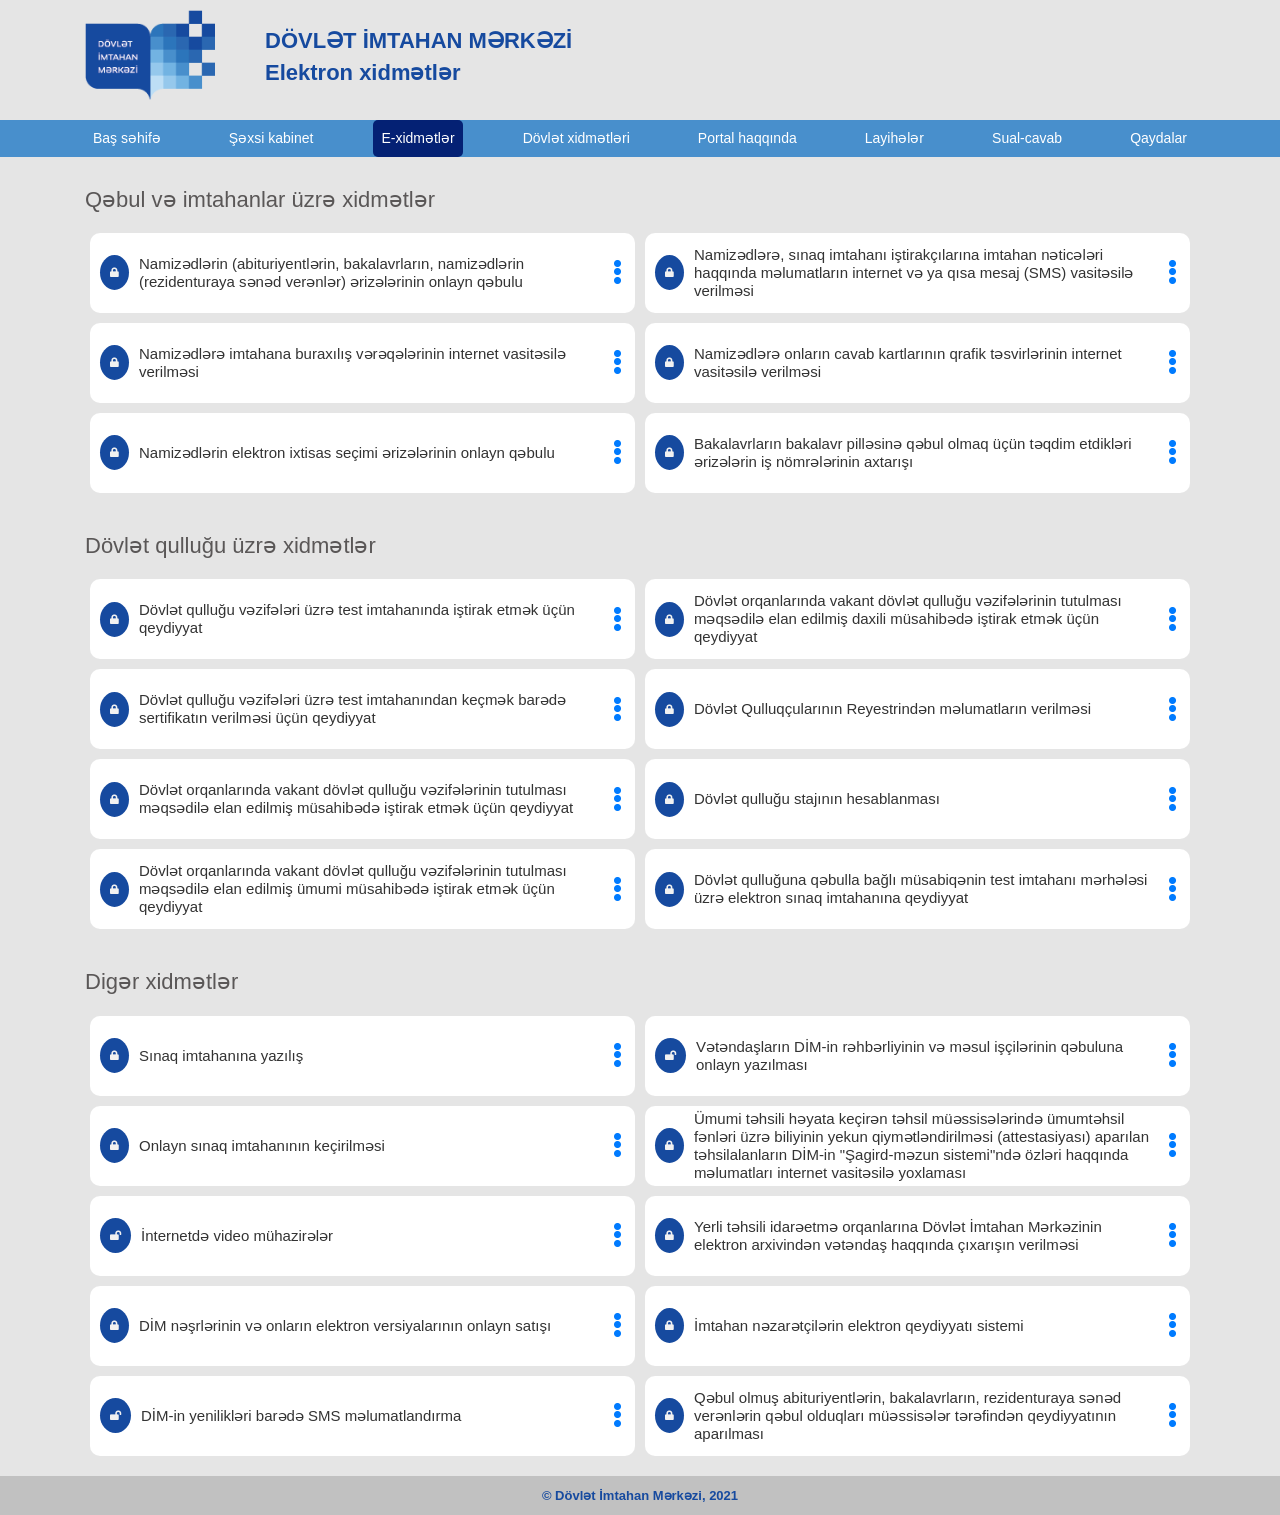
<file: index.html>
<!DOCTYPE html>
<html>

<head>
	<!--============================ META TAGS START ============================-->
	<meta charset="UTF-8" />
	<meta http-equiv="X-UA-Compatible" content="IE-edge">
	<meta name="description" content="Creating Responsive Web Sites " />
	<meta name="keywords" content="HTML, CSS, Responsive Templates" />
	<meta name="author" content="Abdullayeva Ofeliya" />
	<meta name="viewport" content="width=device-width, initial-scale=1.0" />
	<!--============================ META TAGS END ==============================-->

	<!--============================ Bootstrap START ==================================-->
	<link rel="stylesheet" href="https://stackpath.bootstrapcdn.com/bootstrap/4.3.1/css/bootstrap.min.css"
		integrity="sha384-ggOyR0iXCbMQv3Xipma34MD+dH/1fQ784/j6cY/iJTQUOhcWr7x9JvoRxT2MZw1T" crossorigin="anonymous">
	<!--============================ bootstrap End ==================================-->

	<!--============================ CSS START ==================================-->
	<link rel="stylesheet" type="text/css" href="./assets/css/main.css" />
	<!--============================ CSS END ====================================-->

	<!--============================ FAVICON ICON START =========================-->
	<link rel="icon" type="image/png" href="assets/images/logo.png" />
	<!--============================ FAVICON ICON END ===========================-->

	<!--============================ FONT AWESOME 5.15.3 START ====================-->
	<link rel="stylesheet" href="https://cdnjs.cloudflare.com/ajax/libs/font-awesome/5.15.3/css/all.min.css" />
	<!--============================ FONT AWESOME 5.15.3 END     ======================-->

	<title>DÖVLƏT İMTAHAN MƏRKƏZİ - Dövlət qulluğu üzrə elektron xidmətlər</title>
</head>

<body>
	<!------------- Header start ---------->
	<header>


		<div class="header-top container">

			<figure class="logo d-md-block">
				<img src="/assets/images/logo.png" alt="logo">
			</figure>
			<div class="description">
				<h3 class="d-md-block">
					<a href="">DÖVLƏT İMTAHAN MƏRKƏZİ</a>
				</h3>
				<h3 class="d-md-block">
					<a href="">Elektron xidmətlər</a>
				</h3>
			</div>

		</div>

		<div class="nav container-fluid">
			<div class="container">
				<a class="show" href="javascript:void();" onclick="openNav();"><i class="fas fa-bars"></i></a>
				<ul class="nav-list">
					<a href="javascript:void(0)" class="closebtn" onclick="closeNav()">&times;</a>
					<li><a href="http://dim.gov.az/" target="_blank">
							Baş səhifə
						</a>
					</li>

					<li><a href="https://ekabinet.dim.gov.az//" target="_blank">
							Şəxsi kabinet
						</a>
					</li>


					<li class="active">
						<a href="#">
							E-xidmətlər
						</a>
					</li>

					<li>
						<a href="https://www.dxr.az/xidmetler/struktur/E77BE64D-B56F-43D2-84D5-9EC4AB218DA2"
							target="_blank">
							Dövlət xidmətləri
						</a>
					</li>

					<li>
						<a href="#">
							Portal haqqında
						</a>
					</li>

					<li>
						<a href="#">
							Layihələr
						</a>
					</li>

					<li>
						<a href="http://dim.gov.az/contacts/faq/" target="_blank">
							Sual-cavab
						</a>
					</li>
					<li>
						<a href="#">
							Qaydalar
						</a>
					</li>


				</ul>



			</div>

		</div>
	</header>
	<!------------- Header End ---------->

	<!------------- Main start ---------->
	<main>

		<!-- <div class="sidenav ">
			<div class="sidenav-description">
				<a href="javascript:void(0)" class="closebtn" onclick="closeNav()">&times;</a>
				<h1>Ən çox ziyarət edilən linklər</h1>

				<ul>
					<li><a href="#">
							<i class="fas fa-home"></i>
							Ana səhifə</a>
					</li>
					<li><a href="#">
							<i class="fas fa-link"></i>
							Qəbul və imtahanlar üzrə
							<span><i class="fas fa-chevron-right"></i></span>

						</a>
					</li>

					<li><a href="#">
							<i class="fas fa-link"></i>
							Dövlət qulluğu üzrə
							<span><i class="fas fa-chevron-right"></i></span>

						</a>
						<ul class="sub-active">
							<li><a href="#">Test imtahan proqramları</a></li>
							<li><a href="#">Qeydiyyatdan keçdiyim müsahibələr</a></li>
							<li><a href="#">Müsahibənin keçirilməsi qaydası</a></li>
							<li><a href="#">Dövlət qulluğuna qəbul üzrə müsahibədə iştirak etmək üçün müraciətə əlavə
									edilməli sənədlərin siyahısı və sənədlərin qəbulu qaydaları</a></li>
							<li><a href="#">Test imtahanının kompüter vasitəsilə keçirilməsi qaydaları barədə "Namizədin
									yaddaş kitabçası"</a></li>
							<li><a href="#">Test imtahanının təşkili, keçirilməsi, qiymətləndirmənin aparılması
									qaydası</a></li>
						</ul>
					</li>


					<li>
						<a href="#">
							<i class="fas fa-link"></i>
							Layihələr
							<span><i class="fas fa-chevron-right"></i></span></a>
					</li>

					<li><a href="#">
							<i class="fas fa-link"></i>
							Faydalı
							<span><i class="fas fa-chevron-right"></i></span>
						</a>
					</li>


				</ul>

				<button class="btn btn-outline-sign btn-exit" type="submit">
					<i class="fas fa-sign-out-alt "></i>
					<span>ÇIXIŞ</span>
				</button>
			</div>

		</div> -->


		<div class="information container">

			<!-- <div class="post-description">
				<p>"Mərkəzi icra hakimiyyəti orqanları tərəfindən konkret sahələr üzrə elektron xidmətlər göstərilməsi
					Qaydaları"nın və "Elektron xidmət növlərinin Siyahısı"nın təsdiq edilməsi haqqında" Azərbaycan
					Respublikası Nazirlər Kabinetinin 2011-ci il 24 noyabr tarixli 191 nömrəli qərarında dəyişikliklər
					edilməsi barədə Azərbaycan Respublikası Nazirlər Kabinetinin 2012-ci il 17 oktyabr tarixli 235
					nömrəli qərarı ilə təsdiq edilmiş "Elektron xidmət növlərinin siyahısı"</p>
			</div>
			<hr> -->
			<ul class="services">
				<li>
					<h2> Qəbul və imtahanlar üzrə xidmətlər</h2>
					<div class="boxes">
						<div class="boxes-left">
							<div class="box">
								<div class="box-content">
									<div class="content">
										<span class="icon">
											<i class="fas fa-lock"></i>
										</span>
										<h5>
											<a href="./qvi_1.html">Namizədlərin (abituriyentlərin, bakalavrların,
												namizədlərin
												(rezidenturaya sənəd verənlər) ərizələrinin onlayn qəbulu</a>
										</h5>
									</div>

									<a class="bars" href="#"><i class="fas fa-ellipsis-v"></i></a>

								</div>

								<div class="sub">
									<ul class="sub-menu">
										<li>
											<a class="sub-menu-icon" href="#"><i class="fas fa-book-open"></i></a>
											<span class="content">Xidmətdən istifadə qaydaları</span>
										</li>
										<li>
											<a class="sub-menu-icon" href="#"><i class="fas fa-receipt"></i></a>
											<span class="content">Xidmətin statistikası</span>
										</li>
										<li>
											<a class="sub-menu-icon" href="#"><i class="fas fa-bookmark"></i></a>
											<span class="content">Xidmətin reqlamenti</span>
										</li>

									</ul>
								</div>
							</div>

							<div class="box">
								<div class="box-content">
									<div class="content">
										<span class="icon">
											<i class="fas fa-lock"></i>
										</span>
										<h5>
											<a href="./qvi_1.html">Namizədlərə imtahana buraxılış vərəqələrinin internet
												vasitəsilə
												verilməsi</a>
										</h5>
									</div>

									<a class="bars" href="#"><i class="fas fa-ellipsis-v"></i></a>

								</div>

								<div class="sub">
									<ul class="sub-menu">
										<li>
											<a class="sub-menu-icon" href="#"><i class="fas fa-book-open"></i></a>
											<span class="content">Xidmətdən istifadə qaydaları</span>
										</li>
										<li>
											<a class="sub-menu-icon" href="#"><i class="fas fa-receipt"></i></a>
											<span class="content">Xidmətin statistikası</span>
										</li>
										<li>
											<a class="sub-menu-icon" href="#"><i class="fas fa-bookmark"></i></a>
											<span class="content">Xidmətin reqlamenti</span>
										</li>

									</ul>
								</div>
							</div>

							<div class="box">
								<div class="box-content">
									<div class="content">
										<span class="icon">
											<i class="fas fa-lock"></i>
										</span>
										<h5>
											<a href="./qvi_1.html">Namizədlərin elektron ixtisas seçimi ərizələrinin
												onlayn qəbulu</a>
										</h5>
									</div>

									<a class="bars" href="#"><i class="fas fa-ellipsis-v"></i></a>

								</div>

								<div class="sub">
									<ul class="sub-menu">
										<li>
											<a class="sub-menu-icon" href="#"><i class="fas fa-book-open"></i></a>
											<span class="content">Xidmətdən istifadə qaydaları</span>
										</li>
										<li>
											<a class="sub-menu-icon" href="#"><i class="fas fa-receipt"></i></a>
											<span class="content">Xidmətin statistikası</span>
										</li>
										<li>
											<a class="sub-menu-icon" href="#"><i class="fas fa-bookmark"></i></a>
											<span class="content">Xidmətin reqlamenti</span>
										</li>

									</ul>
								</div>
							</div>





						</div>
						<div class="boxes-right">
							<div class="box">
								<div class="box-content">
									<div class="content">
										<span class="icon">
											<i class="fas fa-lock"></i>
										</span>
										<h5>
											<a href="./qvi_1.html">Namizədlərə, sınaq imtahanı iştirakçılarına imtahan
												nəticələri
												haqqında məlumatların internet və ya qısa mesaj (SMS) vasitəsilə
												verilməsi</a>
										</h5>
									</div>

									<a class="bars" href="#"><i class="fas fa-ellipsis-v"></i></a>

								</div>


								<div class="sub">
									<ul class="sub-menu">
										<li>
											<a class="sub-menu-icon" href="#"><i class="fas fa-book-open"></i></a>
											<span class="content">Xidmətdən istifadə qaydaları</span>
										</li>
										<li>
											<a class="sub-menu-icon" href="#"><i class="fas fa-receipt"></i></a>
											<span class="content">Xidmətin statistikası</span>
										</li>
										<li>
											<a class="sub-menu-icon" href="#"><i class="fas fa-bookmark"></i></a>
											<span class="content">Xidmətin reqlamenti</span>
										</li>

									</ul>
								</div>
							</div>
							<div class="box">
								<div class="box-content">
									<div class="content">
										<span class="icon">
											<i class="fas fa-lock"></i>
										</span>
										<h5>
											<a href="./qvi_1.html">Namizədlərə onların cavab kartlarının qrafik
												təsvirlərinin internet
												vasitəsilə verilməsi</a>
										</h5>
									</div>

									<a class="bars" href="#"><i class="fas fa-ellipsis-v"></i></a>

								</div>

								<div class="sub">
									<ul class="sub-menu">
										<li>
											<a class="sub-menu-icon" href="#"><i class="fas fa-book-open"></i></a>
											<span class="content">Xidmətdən istifadə qaydaları</span>
										</li>
										<li>
											<a class="sub-menu-icon" href="#"><i class="fas fa-receipt"></i></a>
											<span class="content">Xidmətin statistikası</span>
										</li>
										<li>
											<a class="sub-menu-icon" href="#"><i class="fas fa-bookmark"></i></a>
											<span class="content">Xidmətin reqlamenti</span>
										</li>

									</ul>
								</div>
							</div>
							<div class="box">
								<div class="box-content">
									<div class="content">
										<span class="icon">
											<i class="fas fa-lock"></i>
										</span>
										<h5>
											<a href="./qvi_1.html">Bakalavrların bakalavr pilləsinə qəbul olmaq üçün
												təqdim etdikləri
												ərizələrin iş nömrələrinin axtarışı</a>
										</h5>
									</div>

									<a class="bars" href="#"><i class="fas fa-ellipsis-v"></i></a>

								</div>

								<div class="sub">
									<ul class="sub-menu">
										<li>
											<a class="sub-menu-icon" href="#"><i class="fas fa-book-open"></i></a>
											<span class="content">Xidmətdən istifadə qaydaları</span>
										</li>
										<li>
											<a class="sub-menu-icon" href="#"><i class="fas fa-receipt"></i></a>
											<span class="content">Xidmətin statistikası</span>
										</li>
										<li>
											<a class="sub-menu-icon" href="#"><i class="fas fa-bookmark"></i></a>
											<span class="content">Xidmətin reqlamenti</span>
										</li>

									</ul>
								</div>
							</div>

						</div>
					</div>
				</li>
				<li>
					<h2>Dövlət qulluğu üzrə xidmətlər</h2>
					<div class="boxes">
						<div class="boxes-left">
							<div class="box">
								<div class="box-content">
									<div class="content">
										<span class="icon">
											<i class="fas fa-lock"></i>
										</span>
										<h5>
											<a href="./qvi_1.html">
												Dövlət qulluğu vəzifələri üzrə test imtahanında iştirak etmək üçün
												qeydiyyat</a>
										</h5>
									</div>

									<a class="bars" href="#"><i class="fas fa-ellipsis-v"></i></a>

								</div>

								<div class="sub">
									<ul class="sub-menu">
										<li>
											<a class="sub-menu-icon" href="#"><i class="fas fa-book-open"></i></a>
											<span class="content">Xidmətdən istifadə qaydaları</span>
										</li>
										<li>
											<a class="sub-menu-icon" href="#"><i class="fas fa-receipt"></i></a>
											<span class="content">Xidmətin statistikası</span>
										</li>
										<li>
											<a class="sub-menu-icon" href="#"><i class="fas fa-bookmark"></i></a>
											<span class="content">Xidmətin reqlamenti</span>
										</li>

									</ul>
								</div>
							</div>

							<div class="box">
								<div class="box-content">
									<div class="content">
										<span class="icon">
											<i class="fas fa-lock"></i>
										</span>
										<h5>
											<a href="./qvi_1.html">
												Dövlət qulluğu vəzifələri üzrə test imtahanından keçmək barədə
												sertifikatın verilməsi üçün qeydiyyat</a>
										</h5>
									</div>

									<a class="bars" href="#"><i class="fas fa-ellipsis-v"></i></a>

								</div>

								<div class="sub">
									<ul class="sub-menu">
										<li>
											<a class="sub-menu-icon" href="#"><i class="fas fa-book-open"></i></a>
											<span class="content">Xidmətdən istifadə qaydaları</span>
										</li>
										<li>
											<a class="sub-menu-icon" href="#"><i class="fas fa-receipt"></i></a>
											<span class="content">Xidmətin statistikası</span>
										</li>
										<li>
											<a class="sub-menu-icon" href="#"><i class="fas fa-bookmark"></i></a>
											<span class="content">Xidmətin reqlamenti</span>
										</li>

									</ul>
								</div>
							</div>

							<div class="box">
								<div class="box-content">
									<div class="content">
										<span class="icon">
											<i class="fas fa-lock"></i>
										</span>
										<h5>
											<a href="./qvi_1.html">Dövlət orqanlarında vakant dövlət qulluğu
												vəzifələrinin tutulması məqsədilə elan edilmiş müsahibədə iştirak etmək
												üçün qeydiyyat</a>
										</h5>
									</div>

									<a class="bars" href="#"><i class="fas fa-ellipsis-v"></i></a>

								</div>

								<div class="sub">
									<ul class="sub-menu">
										<li>
											<a class="sub-menu-icon" href="#"><i class="fas fa-book-open"></i></a>
											<span class="content">Xidmətdən istifadə qaydaları</span>
										</li>
										<li>
											<a class="sub-menu-icon" href="#"><i class="fas fa-receipt"></i></a>
											<span class="content">Xidmətin statistikası</span>
										</li>
										<li>
											<a class="sub-menu-icon" href="#"><i class="fas fa-bookmark"></i></a>
											<span class="content">Xidmətin reqlamenti</span>
										</li>

									</ul>
								</div>
							</div>

							<div class="box">
								<div class="box-content">
									<div class="content">
										<span class="icon">
											<i class="fas fa-lock"></i>
										</span>
										<h5>
											<a href="./qvi_1.html">
												Dövlət orqanlarında vakant dövlət qulluğu vəzifələrinin tutulması
												məqsədilə elan edilmiş ümumi müsahibədə iştirak etmək üçün qeydiyyat</a>
										</h5>
									</div>

									<a class="bars" href="#"><i class="fas fa-ellipsis-v"></i></a>

								</div>

								<div class="sub">
									<ul class="sub-menu">
										<li>
											<a class="sub-menu-icon" href="#"><i class="fas fa-book-open"></i></a>
											<span class="content">Xidmətdən istifadə qaydaları</span>
										</li>
										<li>
											<a class="sub-menu-icon" href="#"><i class="fas fa-receipt"></i></a>
											<span class="content">Xidmətin statistikası</span>
										</li>
										<li>
											<a class="sub-menu-icon" href="#"><i class="fas fa-bookmark"></i></a>
											<span class="content">Xidmətin reqlamenti</span>
										</li>

									</ul>
								</div>
							</div>


						</div>
						<div class="boxes-right">
							<div class="box">
								<div class="box-content">
									<div class="content">
										<span class="icon">
											<i class="fas fa-lock"></i>
										</span>
										<h5>
											<a href="./qvi_1.html">Dövlət orqanlarında vakant dövlət qulluğu
												vəzifələrinin tutulması məqsədilə elan edilmiş daxili müsahibədə iştirak
												etmək üçün qeydiyyat</a>
										</h5>
									</div>

									<a class="bars" href="#"><i class="fas fa-ellipsis-v"></i></a>

								</div>


								<div class="sub">
									<ul class="sub-menu">
										<li>
											<a class="sub-menu-icon" href="#"><i class="fas fa-book-open"></i></a>
											<span class="content">Xidmətdən istifadə qaydaları</span>
										</li>
										<li>
											<a class="sub-menu-icon" href="#"><i class="fas fa-receipt"></i></a>
											<span class="content">Xidmətin statistikası</span>
										</li>
										<li>
											<a class="sub-menu-icon" href="#"><i class="fas fa-bookmark"></i></a>
											<span class="content">Xidmətin reqlamenti</span>
										</li>

									</ul>
								</div>
							</div>
							<div class="box">
								<div class="box-content">
									<div class="content">
										<span class="icon">
											<i class="fas fa-lock"></i>
										</span>
										<h5>
											<a href="./qvi_1.html">
												Dövlət Qulluqçularının Reyestrindən məlumatların verilməsi</a>
										</h5>
									</div>

									<a class="bars" href="#"><i class="fas fa-ellipsis-v"></i></a>

								</div>

								<div class="sub">
									<ul class="sub-menu">
										<li>
											<a class="sub-menu-icon" href="#"><i class="fas fa-book-open"></i></a>
											<span class="content">Xidmətdən istifadə qaydaları</span>
										</li>
										<li>
											<a class="sub-menu-icon" href="#"><i class="fas fa-receipt"></i></a>
											<span class="content">Xidmətin statistikası</span>
										</li>
										<li>
											<a class="sub-menu-icon" href="#"><i class="fas fa-bookmark"></i></a>
											<span class="content">Xidmətin reqlamenti</span>
										</li>

									</ul>
								</div>
							</div>
							<div class="box">
								<div class="box-content">
									<div class="content">
										<span class="icon">
											<i class="fas fa-lock"></i>
										</span>
										<h5>
											<a href="./qvi_1.html">
												Dövlət qulluğu stajının hesablanması</a>
										</h5>
									</div>

									<a class="bars" href="#"><i class="fas fa-ellipsis-v"></i></a>

								</div>

								<div class="sub">
									<ul class="sub-menu">
										<li>
											<a class="sub-menu-icon" href="#"><i class="fas fa-book-open"></i></a>
											<span class="content">Xidmətdən istifadə qaydaları</span>
										</li>
										<li>
											<a class="sub-menu-icon" href="#"><i class="fas fa-receipt"></i></a>
											<span class="content">Xidmətin statistikası</span>
										</li>
										<li>
											<a class="sub-menu-icon" href="#"><i class="fas fa-bookmark"></i></a>
											<span class="content">Xidmətin reqlamenti</span>
										</li>

									</ul>
								</div>
							</div>
							<div class="box">
								<div class="box-content">
									<div class="content">
										<span class="icon">
											<i class="fas fa-lock"></i>
										</span>
										<h5>
											<a href="./qvi_1.html">Dövlət qulluğuna qəbulla bağlı müsabiqənin test
												imtahanı mərhələsi üzrə elektron sınaq imtahanına qeydiyyat</a>
										</h5>
									</div>

									<a class="bars" href="#"><i class="fas fa-ellipsis-v"></i></a>

								</div>

								<div class="sub">
									<ul class="sub-menu">
										<li>
											<a class="sub-menu-icon" href="#"><i class="fas fa-book-open"></i></a>
											<span class="content">Xidmətdən istifadə qaydaları</span>
										</li>
										<li>
											<a class="sub-menu-icon" href="#"><i class="fas fa-receipt"></i></a>
											<span class="content">Xidmətin statistikası</span>
										</li>
										<li>
											<a class="sub-menu-icon" href="#"><i class="fas fa-bookmark"></i></a>
											<span class="content">Xidmətin reqlamenti</span>
										</li>

									</ul>
								</div>
							</div>


						</div>
					</div>
				</li>
				<li>
					<h2> Digər xidmətlər</h2>
					<div class="boxes">
						<div class="boxes-left">
							<div class="box">
								<div class="box-content">
									<div class="content">
										<span class="icon">
											<i class="fas fa-lock"></i>
										</span>
										<h5>
											<a href="#">Sınaq imtahanına yazılış</a>
										</h5>
									</div>

									<a class="bars" href="#"><i class="fas fa-ellipsis-v"></i></a>

								</div>

								<div class="sub">
									<ul class="sub-menu">
										<li>
											<a class="sub-menu-icon" href="#"><i class="fas fa-book-open"></i></a>
											<span class="content">Xidmətdən istifadə qaydaları</span>
										</li>
										<li>
											<a class="sub-menu-icon" href="#"><i class="fas fa-receipt"></i></a>
											<span class="content">Xidmətin statistikası</span>
										</li>
										<li>
											<a class="sub-menu-icon" href="#"><i class="fas fa-bookmark"></i></a>
											<span class="content">Xidmətin reqlamenti</span>
										</li>

									</ul>
								</div>
							</div>

							<div class="box">
								<div class="box-content">
									<div class="content">
										<span class="icon">
											<i class="fas fa-lock"></i>
										</span>
										<h5>
											<a href="./qvi_1.html">Onlayn sınaq imtahanının keçirilməsi</a>
										</h5>
									</div>

									<a class="bars" href="#"><i class="fas fa-ellipsis-v"></i></a>

								</div>

								<div class="sub">
									<ul class="sub-menu">
										<li>
											<a class="sub-menu-icon" href="#"><i class="fas fa-book-open"></i></a>
											<span class="content">Xidmətdən istifadə qaydaları</span>
										</li>
										<li>
											<a class="sub-menu-icon" href="#"><i class="fas fa-receipt"></i></a>
											<span class="content">Xidmətin statistikası</span>
										</li>
										<li>
											<a class="sub-menu-icon" href="#"><i class="fas fa-bookmark"></i></a>
											<span class="content">Xidmətin reqlamenti</span>
										</li>

									</ul>
								</div>
							</div>

							<div class="box">
								<div class="box-content">
									<div class="content">
										<span class="icon">
											<i class="fas fa-lock-open"></i>
										</span>
										<h5>
											<a href="./qvi_1.html">İnternetdə video mühazirələr</a>
										</h5>
									</div>

									<a class="bars" href="#"><i class="fas fa-ellipsis-v"></i></a>

								</div>

								<div class="sub">
									<ul class="sub-menu">
										<li>
											<a class="sub-menu-icon" href="#"><i class="fas fa-book-open"></i></a>
											<span class="content">Xidmətdən istifadə qaydaları</span>
										</li>
										<li>
											<a class="sub-menu-icon" href="#"><i class="fas fa-receipt"></i></a>
											<span class="content">Xidmətin statistikası</span>
										</li>
										<li>
											<a class="sub-menu-icon" href="#"><i class="fas fa-bookmark"></i></a>
											<span class="content">Xidmətin reqlamenti</span>
										</li>

									</ul>
								</div>
							</div>

							<div class="box">
								<div class="box-content">
									<div class="content">
										<span class="icon">
											<i class="fas fa-lock"></i>
										</span>
										<h5>
											<a href="./qvi_1.html">DİM nəşrlərinin və onların elektron versiyalarının
												onlayn satışı</a>
										</h5>
									</div>

									<a class="bars" href="#"><i class="fas fa-ellipsis-v"></i></a>

								</div>

								<div class="sub">
									<ul class="sub-menu">
										<li>
											<a class="sub-menu-icon" href="#"><i class="fas fa-book-open"></i></a>
											<span class="content">Xidmətdən istifadə qaydaları</span>
										</li>
										<li>
											<a class="sub-menu-icon" href="#"><i class="fas fa-receipt"></i></a>
											<span class="content">Xidmətin statistikası</span>
										</li>
										<li>
											<a class="sub-menu-icon" href="#"><i class="fas fa-bookmark"></i></a>
											<span class="content">Xidmətin reqlamenti</span>
										</li>

									</ul>
								</div>
							</div>
							<div class="box">
								<div class="box-content">
									<div class="content">
										<span class="icon">
											<i class="fas fa-lock-open"></i>
										</span>
										<h5>
											<a href="./qvi_1.html">DİM-in yenilikləri barədə SMS məlumatlandırma</a>
										</h5>
									</div>

									<a class="bars" href="#"><i class="fas fa-ellipsis-v"></i></a>

								</div>


								<div class="sub">
									<ul class="sub-menu">
										<li>
											<a class="sub-menu-icon" href="#"><i class="fas fa-book-open"></i></a>
											<span class="content">Xidmətdən istifadə qaydaları</span>
										</li>
										<li>
											<a class="sub-menu-icon" href="#"><i class="fas fa-receipt"></i></a>
											<span class="content">Xidmətin statistikası</span>
										</li>
										<li>
											<a class="sub-menu-icon" href="#"><i class="fas fa-bookmark"></i></a>
											<span class="content">Xidmətin reqlamenti</span>
										</li>

									</ul>
								</div>
							</div>





						</div>
						<div class="boxes-right">

							<div class="box">
								<div class="box-content">
									<div class="content">
										<span class="icon">
											<i class="fas fa-lock-open"></i>
										</span>
										<h5>
											<a href="./qvi_1.html">Vətəndaşların DİM-in rəhbərliyinin və məsul
												işçilərinin qəbuluna onlayn yazılması</a>
										</h5>
									</div>

									<a class="bars" href="#"><i class="fas fa-ellipsis-v"></i></a>

								</div>

								<div class="sub">
									<ul class="sub-menu">
										<li>
											<a class="sub-menu-icon" href="#"><i class="fas fa-book-open"></i></a>
											<span class="content">Xidmətdən istifadə qaydaları</span>
										</li>
										<li>
											<a class="sub-menu-icon" href="#"><i class="fas fa-receipt"></i></a>
											<span class="content">Xidmətin statistikası</span>
										</li>
										<li>
											<a class="sub-menu-icon" href="#"><i class="fas fa-bookmark"></i></a>
											<span class="content">Xidmətin reqlamenti</span>
										</li>

									</ul>
								</div>
							</div>
							<div class="box">
								<div class="box-content">
									<div class="content">
										<span class="icon">
											<i class="fas fa-lock"></i>
										</span>
										<h5>
											<a href="./qvi_1.html">Ümumi təhsili həyata keçirən təhsil müəssisələrində
												ümumtəhsil fənləri üzrə biliyinin yekun qiymətləndirilməsi
												(attestasiyası) aparılan təhsilalanların DİM-in "Şagird-məzun
												sistemi"ndə özləri haqqında məlumatları internet vasitəsilə
												yoxlaması</a>
										</h5>
									</div>

									<a class="bars" href="#"><i class="fas fa-ellipsis-v"></i></a>

								</div>

								<div class="sub">
									<ul class="sub-menu">
										<li>
											<a class="sub-menu-icon" href="#"><i class="fas fa-book-open"></i></a>
											<span class="content">Xidmətdən istifadə qaydaları</span>
										</li>
										<li>
											<a class="sub-menu-icon" href="#"><i class="fas fa-receipt"></i></a>
											<span class="content">Xidmətin statistikası</span>
										</li>
										<li>
											<a class="sub-menu-icon" href="#"><i class="fas fa-bookmark"></i></a>
											<span class="content">Xidmətin reqlamenti</span>
										</li>

									</ul>
								</div>
							</div>
							<div class="box">
								<div class="box-content">
									<div class="content">
										<span class="icon">
											<i class="fas fa-lock"></i>
										</span>
										<h5>
											<a href="./qvi_1.html">Yerli təhsili idarəetmə orqanlarına Dövlət İmtahan
												Mərkəzinin elektron arxivindən vətəndaş haqqında çıxarışın verilməsi</a>
										</h5>
									</div>

									<a class="bars" href="#"><i class="fas fa-ellipsis-v"></i></a>

								</div>

								<div class="sub">
									<ul class="sub-menu">
										<li>
											<a class="sub-menu-icon" href="#"><i class="fas fa-book-open"></i></a>
											<span class="content">Xidmətdən istifadə qaydaları</span>
										</li>
										<li>
											<a class="sub-menu-icon" href="#"><i class="fas fa-receipt"></i></a>
											<span class="content">Xidmətin statistikası</span>
										</li>
										<li>
											<a class="sub-menu-icon" href="#"><i class="fas fa-bookmark"></i></a>
											<span class="content">Xidmətin reqlamenti</span>
										</li>

									</ul>
								</div>
							</div>
							<div class="box">
								<div class="box-content">
									<div class="content">
										<span class="icon">
											<i class="fas fa-lock"></i>
										</span>
										<h5>
											<a href="./qvi_1.html">İmtahan nəzarətçilərin elektron qeydiyyatı
												sistemi</a>
										</h5>
									</div>

									<a class="bars" href="#"><i class="fas fa-ellipsis-v"></i></a>

								</div>

								<div class="sub">
									<ul class="sub-menu">
										<li>
											<a class="sub-menu-icon" href="#"><i class="fas fa-book-open"></i></a>
											<span class="content">Xidmətdən istifadə qaydaları</span>
										</li>
										<li>
											<a class="sub-menu-icon" href="#"><i class="fas fa-receipt"></i></a>
											<span class="content">Xidmətin statistikası</span>
										</li>
										<li>
											<a class="sub-menu-icon" href="#"><i class="fas fa-bookmark"></i></a>
											<span class="content">Xidmətin reqlamenti</span>
										</li>

									</ul>
								</div>
							</div>

							<div class="box">
								<div class="box-content">
									<div class="content">
										<span class="icon">
											<i class="fas fa-lock"></i>
										</span>
										<h5>
											<a href="./qvi_1.html">Qəbul olmuş abituriyentlərin, bakalavrların,
												rezidenturaya sənəd verənlərin qəbul olduqları müəssisələr tərəfindən
												qeydiyyatının aparılması</a>
										</h5>
									</div>

									<a class="bars" href="#"><i class="fas fa-ellipsis-v"></i></a>

								</div>

								<div class="sub">
									<ul class="sub-menu">
										<li>
											<a class="sub-menu-icon" href="#"><i class="fas fa-book-open"></i></a>
											<span class="content">Xidmətdən istifadə qaydaları</span>
										</li>
										<li>
											<a class="sub-menu-icon" href="#"><i class="fas fa-receipt"></i></a>
											<span class="content">Xidmətin statistikası</span>
										</li>
										<li>
											<a class="sub-menu-icon" href="#"><i class="fas fa-bookmark"></i></a>
											<span class="content">Xidmətin reqlamenti</span>
										</li>

									</ul>
								</div>
							</div>

						</div>
					</div>
				</li>
			</ul>



		</div>




	</main>
	<!------------- Main end ---------->



	<!------------- Footer start ---------->
	<footer class="text-center text-white">
		<div class="text-center p-3 bg-bottom">
			&copy; Dövlət İmtahan Mərkəzi, 2021

		</div>
	</footer>
	<!------------- Footer end ---------->


	<!-- ============================ JAVASCRIPT START ==========================-->
	<script src="assets/scripts/main.js"></script>
	<!-- ============================ JAVASCRIPT END ============================-->
</body>

</html>
</file>
<file: assets/css/main.css>
/*Variables*/
/*Mixins*/
@import url("https://fonts.googleapis.com/css2?family=Roboto:ital,wght@0,100;0,300;0,400;0,500;0,700;0,900;1,100;1,300;1,400;1,500;1,700;1,900&display=swap");
*,
*::after,
*::before {
  margin: 0;
  padding: 0;
  box-sizing: border-box;
  text-decoration: none;
  list-style-type: none;
}

html {
  font-size: 62.5%;
}

body {
  font-family: Arial, Helvetica, sans-serif;
  background-color: rgba(0, 0, 0, 0.1);
}

.container-fluid {
  padding: 0;
  background-color: #488FCC;
}

/*==========BUTTONS START==========*/
.btn-outline-sign {
  background-color: transparent;
  color: #164a9f;
  border: 1px solid;
  transition: all 0.5s ease-in;
  padding: 5px 12px;
  border-radius: 10px;
  font-size: 16px;
}

.btn-outline-sign:hover {
  background-color: #063146;
  color: #f1f1f1;
}

.btn-exit {
  font-size: 16px;
  width: 100%;
  padding: 15px 30px;
  font-weight: 700;
  text-align: left;
  border: none;
}

/*==========BUTTONS END==========*/
/*========== Box  Start==========*/
.boxes {
  display: flex;
  width: 100%;
}

.boxes .boxes-left, .boxes .boxes-right {
  width: 50%;
}

.boxes .box {
  position: relative;
  margin: 10px 5px;
}

.boxes .box .box-content {
  width: 100%;
  height: 80px;
  cursor: pointer;
  border-radius: 10px;
  display: flex;
  align-items: center;
  justify-content: space-between;
  padding: 10px;
  background-color: white;
}

.boxes .box .box-content .content {
  display: flex;
  align-items: center;
}

.boxes .box .box-content h5 {
  margin: 0;
  padding: 10px;
  font-weight: normal;
}

.boxes .box .box-content h5 a {
  color: #333;
  align-content: flex-start;
}

.boxes .box .box-content:hover {
  background-color: #164a9f;
  transition: all .5s ease-in;
}

.boxes .box .box-content:hover h5 a {
  color: white;
}

.boxes .box .box-content .icon {
  padding: 10px;
  background-color: #164a9f;
  border-radius: 50%;
  color: #f1f1f1;
  font-size: 10px;
}

.boxes .box .sub {
  position: absolute;
  right: 30px;
  bottom: .5px;
  width: 100px;
  height: 30px;
  background-color: #f1f1f1;
  display: none;
  border-radius: 5px;
}

.boxes .box .sub .sub-menu {
  display: flex;
  justify-content: center;
  align-items: center;
  padding: 5px;
  position: relative;
}

.boxes .box .sub .sub-menu a {
  font-size: 15px;
  padding: 3px 3px;
  margin: 5px;
  border-radius: 5px;
  color: #164a9f;
}

.boxes .box .sub .sub-menu a:hover {
  background-color: #164a9f;
  color: white;
}

.boxes .box .sub .sub-menu .content {
  font-size: 10px;
  z-index: 100;
  padding: 5px;
  position: absolute;
  top: 32px;
  width: 140px;
  background-color: #063146;
  color: white;
  text-align: center;
  display: none;
}

.boxes .box .sub-active {
  display: block !important;
}

.boxes .box .bars {
  font-size: 25px;
  margin: 3px;
  text-align: center;
  border-radius: 50%;
}

.boxes .box:hover a {
  color: white;
  text-decoration: none;
}

@media (max-width: 1024px) {
  .boxes {
    flex-direction: column;
    align-items: center;
  }
  .boxes .boxes-left, .boxes .boxes-right {
    width: 100%;
  }
}

/*========== Box  End ==========*/
/*==========HEADER START==========*/
header .header-top {
  display: flex;
  margin: 10px  auto;
}

header .header-top .description {
  display: flex;
  flex-direction: column;
  justify-content: center;
  margin-left: 50px;
}

header .header-top h3 a {
  font-size: 25px;
  font-weight: 700;
  color: #164a9f;
  transition: all .5s ease-in;
}

header .header-top figure {
  width: 130px;
}

header .header-top figure img {
  width: 100%;
  object-fit: cover;
}

header .nav {
  display: flex;
}

header .nav .nav-list {
  display: flex;
  justify-content: space-between;
  align-items: center;
  margin-bottom: 0;
}

header .nav .nav-list li {
  padding: 8px;
  transition: all .5s ease-in;
  border-radius: 5px;
}

header .nav .nav-list li:hover {
  background-color: #042174;
}

header .nav .nav-list li a {
  font-size: 14px;
  color: white;
}

header .nav .nav-list .active {
  background-color: #042174;
  border-radius: 5px;
}

header .nav .nav-list .closebtn {
  display: none;
}

header .nav .show {
  font-size: 15px;
  color: white;
}

header .nav .show {
  display: none;
}

@media (max-width: 909px) {
  header .header-top figure {
    width: 120px;
    align-items: center;
  }
  header .header-top figure img {
    width: 100%;
    object-fit: cover;
  }
  header .nav .show {
    display: block;
  }
  header .nav .nav-list {
    padding: 50px;
    position: fixed;
    top: 0;
    right: 0;
    height: 100vh;
    width: 100%;
    text-align: center;
    display: flex;
    flex-direction: column;
    background-color: #164a9f;
    z-index: 100;
    transition: all .5s;
    transform: translateX(100%);
  }
  header .nav .nav-list li {
    padding: 5px;
  }
  header .nav .nav-list li a {
    font-size: 16px;
    padding: 3px;
  }
  header .nav .nav-list .closebtn {
    display: block;
    position: absolute;
    top: 10px;
    right: 40px;
    font-size: 25px;
    margin-left: 50px;
    color: white;
    text-decoration: none;
  }
}

header .nav-active {
  transform: translateX(0%) !important;
  right: 0;
}

@media (min-width: 300px) and (max-width: 900px) {
  header .header-top .description h3 a {
    font-size: 15px;
  }
  header .nav ul li {
    padding: 8px;
  }
  header .nav ul li a {
    font-size: 15px;
  }
}

@media (min-width: 800px) {
  header .header-top .description h3 a {
    font-size: 22px;
  }
  header .nav ul li {
    padding: 8px;
  }
  header .nav ul li a {
    font-size: 15px;
  }
}

/*==========HEADER END==========*/
/*==========Main START==========*/
main .information .post-description p {
  font-size: 14px;
  padding: 20px 0;
  line-height: 15px;
}

main .information .services {
  display: flex;
  flex-direction: column;
}

main .information .services h2 {
  margin-top: 30px;
  margin-bottom: 10px;
  font-size: 22px;
  color: #5a5757;
}

main .information .services li a {
  font-size: 15px;
}

main .active {
  left: 0;
}

@media (min-width: 300px) and (max-width: 800px) {
  main .information .post-description p {
    font-size: 12px;
    line-height: 15px;
  }
  main .information .services h2 {
    font-size: 17px;
  }
  main .information .services h5 a {
    font-size: 12px;
  }
}

/*==========MAIN END==========*/
/*==========FOOTER START==========*/
footer {
  font-size: 13px;
  font-weight: 600;
  background-color: #f1f1f1;
  color: #164a9f;
}

footer span {
  color: #164a9f;
}

footer .bg-bottom {
  background-color: rgba(0, 0, 0, 0.2);
  color: #164a9f;
}

/*==========FOOTER END==========*/
</file>
